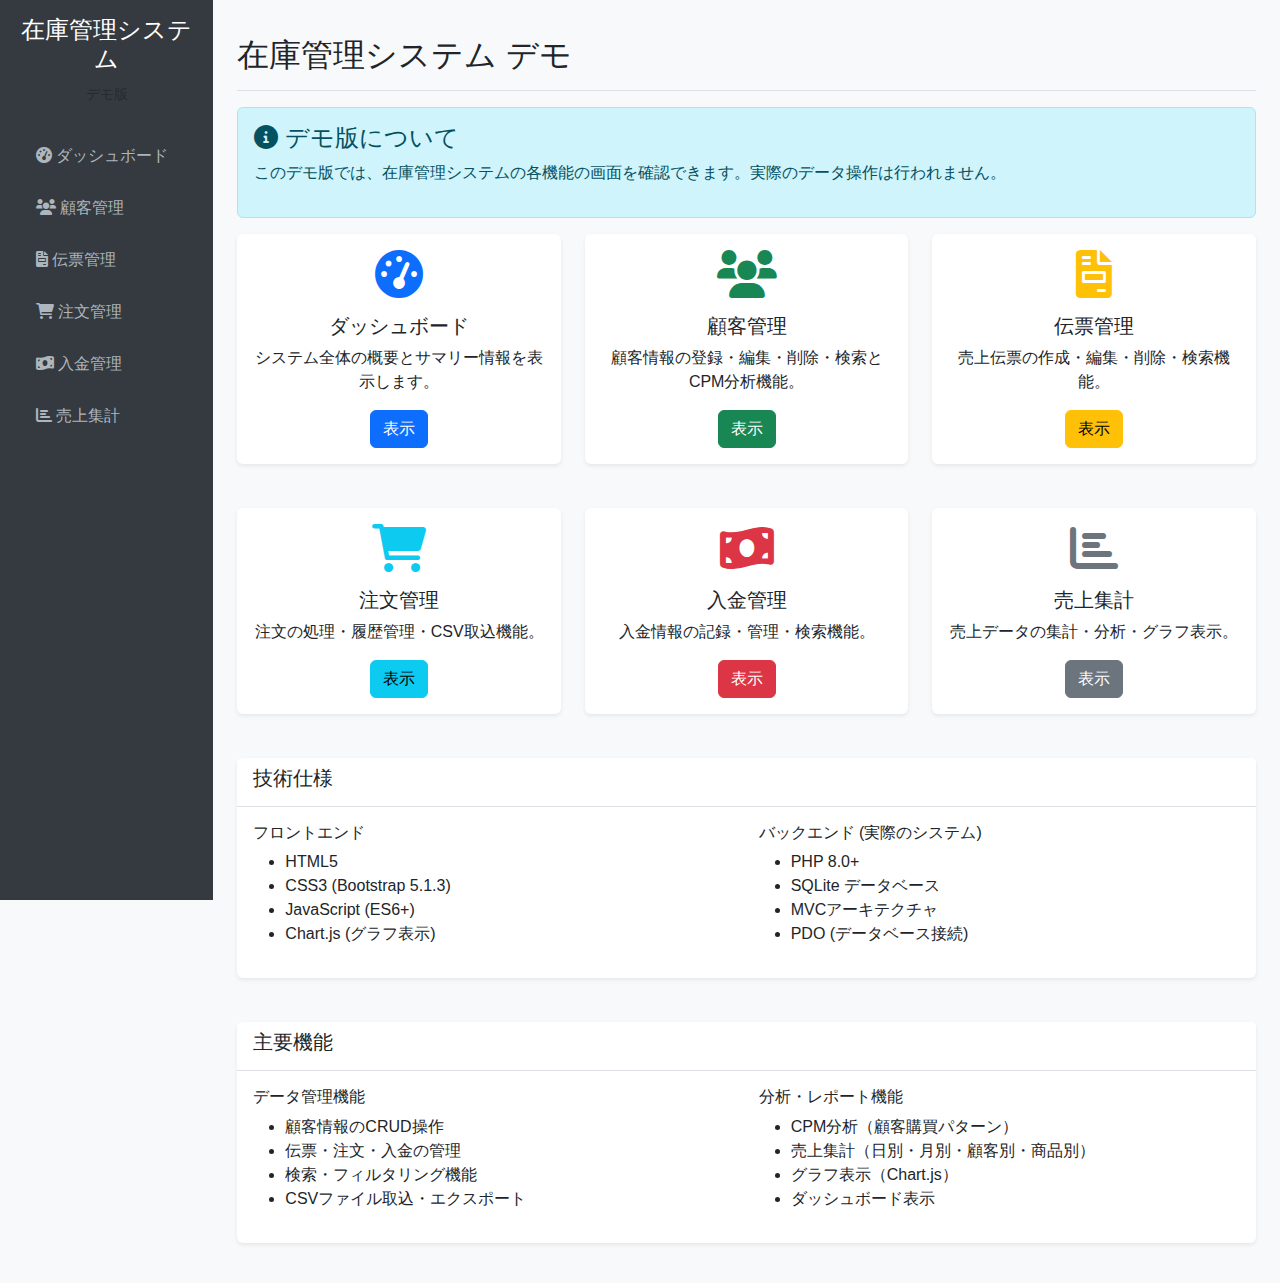
<file: demo/index.html>
<!DOCTYPE html>
<html lang="ja">
<head>
    <meta charset="UTF-8">
    <meta name="viewport" content="width=device-width, initial-scale=1.0">
    <title>在庫管理システム - デモ</title>
    <link href="https://cdn.jsdelivr.net/npm/bootstrap@5.1.3/dist/css/bootstrap.min.css" rel="stylesheet">
    <link href="https://cdnjs.cloudflare.com/ajax/libs/font-awesome/6.0.0/css/all.min.css" rel="stylesheet">
    <link href="style.css" rel="stylesheet">
</head>
<body>
    <div class="container-fluid">
        <div class="row">
            <!-- サイドバー -->
            <nav class="col-md-3 col-lg-2 d-md-block sidebar">
                <div class="position-sticky pt-3">
                    <div class="text-center mb-4">
                        <h4 class="text-white">在庫管理システム</h4>
                        <small class="text-muted">デモ版</small>
                    </div>
                    <ul class="nav flex-column">
                        <li class="nav-item">
                            <a class="nav-link active" href="dashboard.html">
                                <i class="fas fa-tachometer-alt"></i> ダッシュボード
                            </a>
                        </li>
                        <li class="nav-item">
                            <a class="nav-link" href="customers.html">
                                <i class="fas fa-users"></i> 顧客管理
                            </a>
                        </li>
                        <li class="nav-item">
                            <a class="nav-link" href="invoices.html">
                                <i class="fas fa-file-invoice"></i> 伝票管理
                            </a>
                        </li>
                        <li class="nav-item">
                            <a class="nav-link" href="orders.html">
                                <i class="fas fa-shopping-cart"></i> 注文管理
                            </a>
                        </li>
                        <li class="nav-item">
                            <a class="nav-link" href="payments.html">
                                <i class="fas fa-money-bill-wave"></i> 入金管理
                            </a>
                        </li>
                        <li class="nav-item">
                            <a class="nav-link" href="sales.html">
                                <i class="fas fa-chart-bar"></i> 売上集計
                            </a>
                        </li>
                    </ul>
                </div>
            </nav>

            <!-- メインコンテンツ -->
            <main class="col-md-9 ms-sm-auto col-lg-10 px-md-4 main-content">
                <div class="d-flex justify-content-between flex-wrap flex-md-nowrap align-items-center pt-3 pb-2 mb-3 border-bottom">
                    <h1 class="h2">在庫管理システム デモ</h1>
                </div>

                <!-- ウェルカムメッセージ -->
                <div class="alert alert-info">
                    <h4 class="alert-heading">
                        <i class="fas fa-info-circle"></i> デモ版について
                    </h4>
                    <p>このデモ版では、在庫管理システムの各機能の画面を確認できます。実際のデータ操作は行われません。</p>
                </div>

                <!-- 機能一覧 -->
                <div class="row">
                    <div class="col-md-4">
                        <div class="card">
                            <div class="card-body text-center">
                                <i class="fas fa-tachometer-alt fa-3x text-primary mb-3"></i>
                                <h5 class="card-title">ダッシュボード</h5>
                                <p class="card-text">システム全体の概要とサマリー情報を表示します。</p>
                                <a href="dashboard.html" class="btn btn-primary">表示</a>
                            </div>
                        </div>
                    </div>
                    <div class="col-md-4">
                        <div class="card">
                            <div class="card-body text-center">
                                <i class="fas fa-users fa-3x text-success mb-3"></i>
                                <h5 class="card-title">顧客管理</h5>
                                <p class="card-text">顧客情報の登録・編集・削除・検索とCPM分析機能。</p>
                                <a href="customers.html" class="btn btn-success">表示</a>
                            </div>
                        </div>
                    </div>
                    <div class="col-md-4">
                        <div class="card">
                            <div class="card-body text-center">
                                <i class="fas fa-file-invoice fa-3x text-warning mb-3"></i>
                                <h5 class="card-title">伝票管理</h5>
                                <p class="card-text">売上伝票の作成・編集・削除・検索機能。</p>
                                <a href="invoices.html" class="btn btn-warning">表示</a>
                            </div>
                        </div>
                    </div>
                </div>

                <div class="row mt-4">
                    <div class="col-md-4">
                        <div class="card">
                            <div class="card-body text-center">
                                <i class="fas fa-shopping-cart fa-3x text-info mb-3"></i>
                                <h5 class="card-title">注文管理</h5>
                                <p class="card-text">注文の処理・履歴管理・CSV取込機能。</p>
                                <a href="orders.html" class="btn btn-info">表示</a>
                            </div>
                        </div>
                    </div>
                    <div class="col-md-4">
                        <div class="card">
                            <div class="card-body text-center">
                                <i class="fas fa-money-bill-wave fa-3x text-danger mb-3"></i>
                                <h5 class="card-title">入金管理</h5>
                                <p class="card-text">入金情報の記録・管理・検索機能。</p>
                                <a href="payments.html" class="btn btn-danger">表示</a>
                            </div>
                        </div>
                    </div>
                    <div class="col-md-4">
                        <div class="card">
                            <div class="card-body text-center">
                                <i class="fas fa-chart-bar fa-3x text-secondary mb-3"></i>
                                <h5 class="card-title">売上集計</h5>
                                <p class="card-text">売上データの集計・分析・グラフ表示。</p>
                                <a href="sales.html" class="btn btn-secondary">表示</a>
                            </div>
                        </div>
                    </div>
                </div>

                <!-- 技術仕様 -->
                <div class="row mt-4">
                    <div class="col-12">
                        <div class="card">
                            <div class="card-header">
                                <h5>技術仕様</h5>
                            </div>
                            <div class="card-body">
                                <div class="row">
                                    <div class="col-md-6">
                                        <h6>フロントエンド</h6>
                                        <ul>
                                            <li>HTML5</li>
                                            <li>CSS3 (Bootstrap 5.1.3)</li>
                                            <li>JavaScript (ES6+)</li>
                                            <li>Chart.js (グラフ表示)</li>
                                        </ul>
                                    </div>
                                    <div class="col-md-6">
                                        <h6>バックエンド (実際のシステム)</h6>
                                        <ul>
                                            <li>PHP 8.0+</li>
                                            <li>SQLite データベース</li>
                                            <li>MVCアーキテクチャ</li>
                                            <li>PDO (データベース接続)</li>
                                        </ul>
                                    </div>
                                </div>
                            </div>
                        </div>
                    </div>
                </div>

                <!-- 機能説明 -->
                <div class="row mt-4">
                    <div class="col-12">
                        <div class="card">
                            <div class="card-header">
                                <h5>主要機能</h5>
                            </div>
                            <div class="card-body">
                                <div class="row">
                                    <div class="col-md-6">
                                        <h6>データ管理機能</h6>
                                        <ul>
                                            <li>顧客情報のCRUD操作</li>
                                            <li>伝票・注文・入金の管理</li>
                                            <li>検索・フィルタリング機能</li>
                                            <li>CSVファイル取込・エクスポート</li>
                                        </ul>
                                    </div>
                                    <div class="col-md-6">
                                        <h6>分析・レポート機能</h6>
                                        <ul>
                                            <li>CPM分析（顧客購買パターン）</li>
                                            <li>売上集計（日別・月別・顧客別・商品別）</li>
                                            <li>グラフ表示（Chart.js）</li>
                                            <li>ダッシュボード表示</li>
                                        </ul>
                                    </div>
                                </div>
                            </div>
                        </div>
                    </div>
                </div>
            </main>
        </div>
    </div>

    <script src="https://cdn.jsdelivr.net/npm/bootstrap@5.1.3/dist/js/bootstrap.bundle.min.js"></script>
    <script src="script.js"></script>
</body>
</html>
</file>
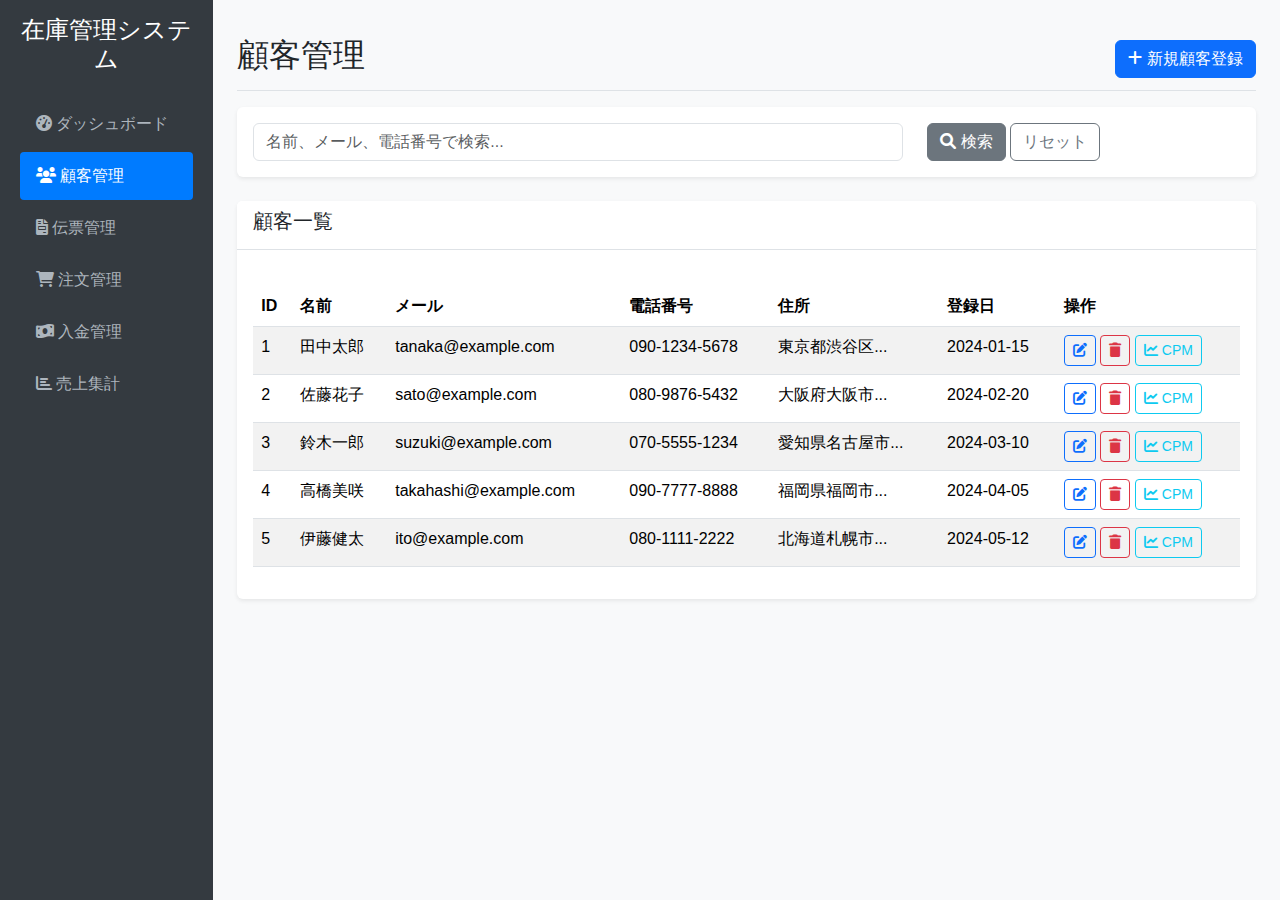
<file: demo/customers.html>
<!DOCTYPE html>
<html lang="ja">
<head>
    <meta charset="UTF-8">
    <meta name="viewport" content="width=device-width, initial-scale=1.0">
    <title>顧客管理 - 在庫管理システム</title>
    <link href="https://cdn.jsdelivr.net/npm/bootstrap@5.1.3/dist/css/bootstrap.min.css" rel="stylesheet">
    <link href="https://cdnjs.cloudflare.com/ajax/libs/font-awesome/6.0.0/css/all.min.css" rel="stylesheet">
    <link href="style.css" rel="stylesheet">
</head>
<body>
    <div class="container-fluid">
        <div class="row">
            <!-- サイドバー -->
            <nav class="col-md-3 col-lg-2 d-md-block sidebar">
                <div class="position-sticky pt-3">
                    <div class="text-center mb-4">
                        <h4 class="text-white">在庫管理システム</h4>
                    </div>
                    <ul class="nav flex-column">
                        <li class="nav-item">
                            <a class="nav-link" href="dashboard.html">
                                <i class="fas fa-tachometer-alt"></i> ダッシュボード
                            </a>
                        </li>
                        <li class="nav-item">
                            <a class="nav-link active" href="customers.html">
                                <i class="fas fa-users"></i> 顧客管理
                            </a>
                        </li>
                        <li class="nav-item">
                            <a class="nav-link" href="invoices.html">
                                <i class="fas fa-file-invoice"></i> 伝票管理
                            </a>
                        </li>
                        <li class="nav-item">
                            <a class="nav-link" href="orders.html">
                                <i class="fas fa-shopping-cart"></i> 注文管理
                            </a>
                        </li>
                        <li class="nav-item">
                            <a class="nav-link" href="payments.html">
                                <i class="fas fa-money-bill-wave"></i> 入金管理
                            </a>
                        </li>
                        <li class="nav-item">
                            <a class="nav-link" href="sales.html">
                                <i class="fas fa-chart-bar"></i> 売上集計
                            </a>
                        </li>
                    </ul>
                </div>
            </nav>

            <!-- メインコンテンツ -->
            <main class="col-md-9 ms-sm-auto col-lg-10 px-md-4 main-content">
                <div class="d-flex justify-content-between flex-wrap flex-md-nowrap align-items-center pt-3 pb-2 mb-3 border-bottom">
                    <h1 class="h2">顧客管理</h1>
                    <div class="btn-toolbar mb-2 mb-md-0">
                        <button type="button" class="btn btn-primary" data-bs-toggle="modal" data-bs-target="#addCustomerModal">
                            <i class="fas fa-plus"></i> 新規顧客登録
                        </button>
                    </div>
                </div>

                <!-- 検索フォーム -->
                <div class="card mb-4">
                    <div class="card-body">
                        <form method="GET" action="">
                            <div class="row">
                                <div class="col-md-8">
                                    <input type="text" class="form-control" name="keyword" placeholder="名前、メール、電話番号で検索..." value="">
                                </div>
                                <div class="col-md-4">
                                    <button type="submit" class="btn btn-secondary">
                                        <i class="fas fa-search"></i> 検索
                                    </button>
                                    <a href="customers.html" class="btn btn-outline-secondary">リセット</a>
                                </div>
                            </div>
                        </form>
                    </div>
                </div>

                <!-- 顧客一覧 -->
                <div class="card">
                    <div class="card-header">
                        <h5>顧客一覧</h5>
                    </div>
                    <div class="card-body">
                        <div class="table-responsive">
                            <table class="table table-striped">
                                <thead>
                                    <tr>
                                        <th>ID</th>
                                        <th>名前</th>
                                        <th>メール</th>
                                        <th>電話番号</th>
                                        <th>住所</th>
                                        <th>登録日</th>
                                        <th>操作</th>
                                    </tr>
                                </thead>
                                <tbody>
                                    <tr>
                                        <td>1</td>
                                        <td>田中太郎</td>
                                        <td>tanaka@example.com</td>
                                        <td>090-1234-5678</td>
                                        <td>東京都渋谷区...</td>
                                        <td>2024-01-15</td>
                                        <td>
                                            <button class="btn btn-sm btn-outline-primary" onclick="editItem(1, '顧客')">
                                                <i class="fas fa-edit"></i>
                                            </button>
                                            <button class="btn btn-sm btn-outline-danger" onclick="deleteItem(1, '顧客')">
                                                <i class="fas fa-trash"></i>
                                            </button>
                                            <button class="btn btn-sm btn-outline-info" onclick="analyzeCPM(1)">
                                                <i class="fas fa-chart-line"></i> CPM
                                            </button>
                                        </td>
                                    </tr>
                                    <tr>
                                        <td>2</td>
                                        <td>佐藤花子</td>
                                        <td>sato@example.com</td>
                                        <td>080-9876-5432</td>
                                        <td>大阪府大阪市...</td>
                                        <td>2024-02-20</td>
                                        <td>
                                            <button class="btn btn-sm btn-outline-primary" onclick="editItem(2, '顧客')">
                                                <i class="fas fa-edit"></i>
                                            </button>
                                            <button class="btn btn-sm btn-outline-danger" onclick="deleteItem(2, '顧客')">
                                                <i class="fas fa-trash"></i>
                                            </button>
                                            <button class="btn btn-sm btn-outline-info" onclick="analyzeCPM(2)">
                                                <i class="fas fa-chart-line"></i> CPM
                                            </button>
                                        </td>
                                    </tr>
                                    <tr>
                                        <td>3</td>
                                        <td>鈴木一郎</td>
                                        <td>suzuki@example.com</td>
                                        <td>070-5555-1234</td>
                                        <td>愛知県名古屋市...</td>
                                        <td>2024-03-10</td>
                                        <td>
                                            <button class="btn btn-sm btn-outline-primary" onclick="editItem(3, '顧客')">
                                                <i class="fas fa-edit"></i>
                                            </button>
                                            <button class="btn btn-sm btn-outline-danger" onclick="deleteItem(3, '顧客')">
                                                <i class="fas fa-trash"></i>
                                            </button>
                                            <button class="btn btn-sm btn-outline-info" onclick="analyzeCPM(3)">
                                                <i class="fas fa-chart-line"></i> CPM
                                            </button>
                                        </td>
                                    </tr>
                                    <tr>
                                        <td>4</td>
                                        <td>高橋美咲</td>
                                        <td>takahashi@example.com</td>
                                        <td>090-7777-8888</td>
                                        <td>福岡県福岡市...</td>
                                        <td>2024-04-05</td>
                                        <td>
                                            <button class="btn btn-sm btn-outline-primary" onclick="editItem(4, '顧客')">
                                                <i class="fas fa-edit"></i>
                                            </button>
                                            <button class="btn btn-sm btn-outline-danger" onclick="deleteItem(4, '顧客')">
                                                <i class="fas fa-trash"></i>
                                            </button>
                                            <button class="btn btn-sm btn-outline-info" onclick="analyzeCPM(4)">
                                                <i class="fas fa-chart-line"></i> CPM
                                            </button>
                                        </td>
                                    </tr>
                                    <tr>
                                        <td>5</td>
                                        <td>伊藤健太</td>
                                        <td>ito@example.com</td>
                                        <td>080-1111-2222</td>
                                        <td>北海道札幌市...</td>
                                        <td>2024-05-12</td>
                                        <td>
                                            <button class="btn btn-sm btn-outline-primary" onclick="editItem(5, '顧客')">
                                                <i class="fas fa-edit"></i>
                                            </button>
                                            <button class="btn btn-sm btn-outline-danger" onclick="deleteItem(5, '顧客')">
                                                <i class="fas fa-trash"></i>
                                            </button>
                                            <button class="btn btn-sm btn-outline-info" onclick="analyzeCPM(5)">
                                                <i class="fas fa-chart-line"></i> CPM
                                            </button>
                                        </td>
                                    </tr>
                                </tbody>
                            </table>
                        </div>
                    </div>
                </div>

                <!-- 新規顧客登録モーダル -->
                <div class="modal fade" id="addCustomerModal" tabindex="-1">
                    <div class="modal-dialog">
                        <div class="modal-content">
                            <div class="modal-header">
                                <h5 class="modal-title">新規顧客登録</h5>
                                <button type="button" class="btn-close" data-bs-dismiss="modal"></button>
                            </div>
                            <form id="addCustomerForm">
                                <div class="modal-body">
                                    <div class="mb-3">
                                        <label for="name" class="form-label">名前 *</label>
                                        <input type="text" class="form-control" id="name" name="name" required>
                                    </div>
                                    <div class="mb-3">
                                        <label for="email" class="form-label">メールアドレス</label>
                                        <input type="email" class="form-control" id="email" name="email">
                                    </div>
                                    <div class="mb-3">
                                        <label for="phone" class="form-label">電話番号</label>
                                        <input type="tel" class="form-control" id="phone" name="phone">
                                    </div>
                                    <div class="mb-3">
                                        <label for="address" class="form-label">住所</label>
                                        <textarea class="form-control" id="address" name="address" rows="3"></textarea>
                                    </div>
                                </div>
                                <div class="modal-footer">
                                    <button type="button" class="btn btn-secondary" data-bs-dismiss="modal">キャンセル</button>
                                    <button type="submit" class="btn btn-primary">登録</button>
                                </div>
                            </form>
                        </div>
                    </div>
                </div>

                <!-- 顧客編集モーダル -->
                <div class="modal fade" id="editCustomerModal" tabindex="-1">
                    <div class="modal-dialog">
                        <div class="modal-content">
                            <div class="modal-header">
                                <h5 class="modal-title">顧客情報編集</h5>
                                <button type="button" class="btn-close" data-bs-dismiss="modal"></button>
                            </div>
                            <form id="editCustomerForm">
                                <input type="hidden" id="edit_id" name="id">
                                <div class="modal-body">
                                    <div class="mb-3">
                                        <label for="edit_name" class="form-label">名前 *</label>
                                        <input type="text" class="form-control" id="edit_name" name="name" required>
                                    </div>
                                    <div class="mb-3">
                                        <label for="edit_email" class="form-label">メールアドレス</label>
                                        <input type="email" class="form-control" id="edit_email" name="email">
                                    </div>
                                    <div class="mb-3">
                                        <label for="edit_phone" class="form-label">電話番号</label>
                                        <input type="tel" class="form-control" id="edit_phone" name="phone">
                                    </div>
                                    <div class="mb-3">
                                        <label for="edit_address" class="form-label">住所</label>
                                        <textarea class="form-control" id="edit_address" name="address" rows="3"></textarea>
                                    </div>
                                </div>
                                <div class="modal-footer">
                                    <button type="button" class="btn btn-secondary" data-bs-dismiss="modal">キャンセル</button>
                                    <button type="submit" class="btn btn-primary">更新</button>
                                </div>
                            </form>
                        </div>
                    </div>
                </div>
            </main>
        </div>
    </div>

    <script src="https://cdn.jsdelivr.net/npm/bootstrap@5.1.3/dist/js/bootstrap.bundle.min.js"></script>
    <script src="script.js"></script>
    <script>
        function analyzeCPM(id) {
            showSuccessMessage(`顧客ID ${id} のCPM分析を開始しました。`);
        }
    </script>
</body>
</html>
</file>
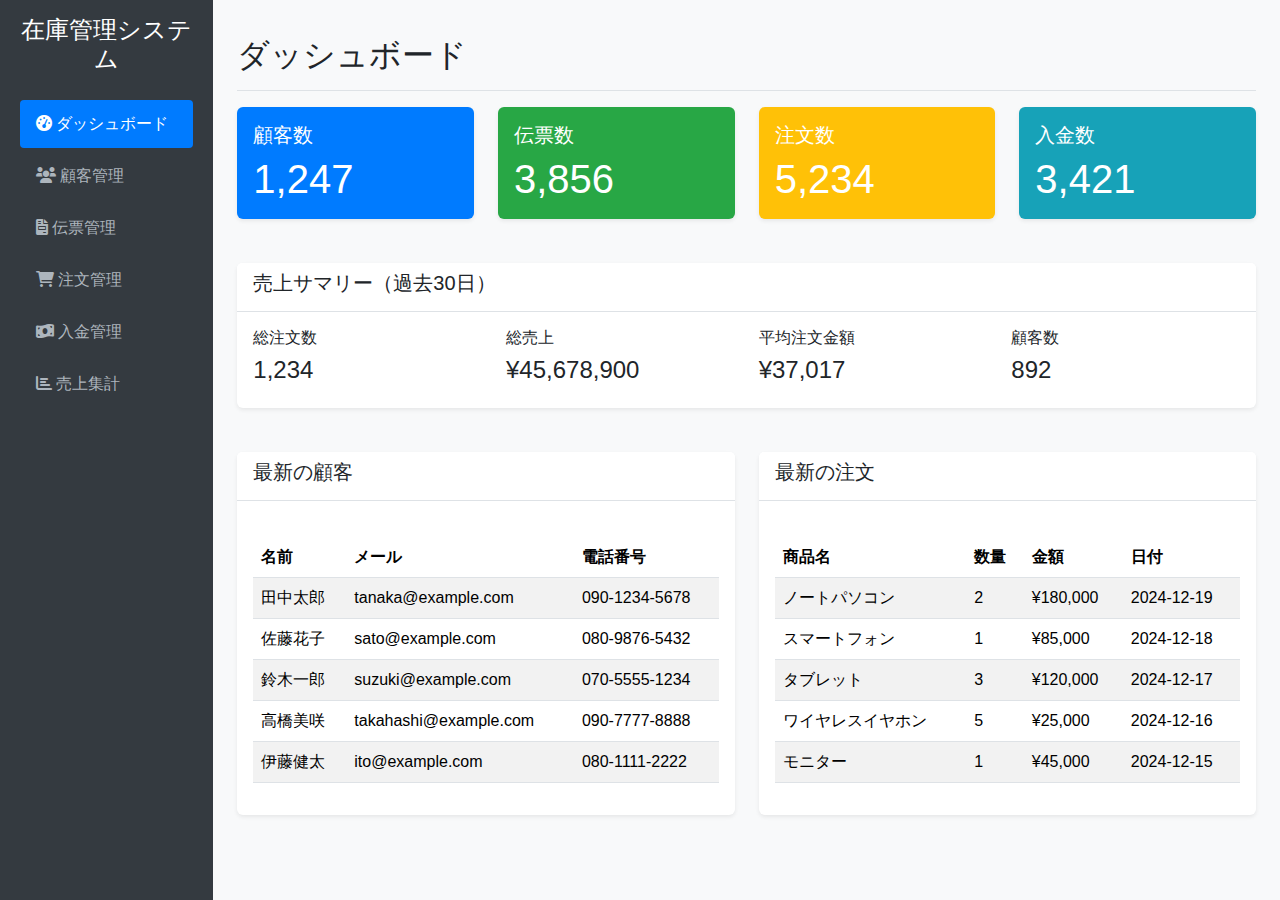
<file: demo/dashboard.html>
<!DOCTYPE html>
<html lang="ja">
<head>
    <meta charset="UTF-8">
    <meta name="viewport" content="width=device-width, initial-scale=1.0">
    <title>ダッシュボード - 在庫管理システム</title>
    <link href="https://cdn.jsdelivr.net/npm/bootstrap@5.1.3/dist/css/bootstrap.min.css" rel="stylesheet">
    <link href="https://cdnjs.cloudflare.com/ajax/libs/font-awesome/6.0.0/css/all.min.css" rel="stylesheet">
    <link href="style.css" rel="stylesheet">
</head>
<body>
    <div class="container-fluid">
        <div class="row">
            <!-- サイドバー -->
            <nav class="col-md-3 col-lg-2 d-md-block sidebar">
                <div class="position-sticky pt-3">
                    <div class="text-center mb-4">
                        <h4 class="text-white">在庫管理システム</h4>
                    </div>
                    <ul class="nav flex-column">
                        <li class="nav-item">
                            <a class="nav-link active" href="dashboard.html">
                                <i class="fas fa-tachometer-alt"></i> ダッシュボード
                            </a>
                        </li>
                        <li class="nav-item">
                            <a class="nav-link" href="customers.html">
                                <i class="fas fa-users"></i> 顧客管理
                            </a>
                        </li>
                        <li class="nav-item">
                            <a class="nav-link" href="invoices.html">
                                <i class="fas fa-file-invoice"></i> 伝票管理
                            </a>
                        </li>
                        <li class="nav-item">
                            <a class="nav-link" href="orders.html">
                                <i class="fas fa-shopping-cart"></i> 注文管理
                            </a>
                        </li>
                        <li class="nav-item">
                            <a class="nav-link" href="payments.html">
                                <i class="fas fa-money-bill-wave"></i> 入金管理
                            </a>
                        </li>
                        <li class="nav-item">
                            <a class="nav-link" href="sales.html">
                                <i class="fas fa-chart-bar"></i> 売上集計
                            </a>
                        </li>
                    </ul>
                </div>
            </nav>

            <!-- メインコンテンツ -->
            <main class="col-md-9 ms-sm-auto col-lg-10 px-md-4 main-content">
                <div class="d-flex justify-content-between flex-wrap flex-md-nowrap align-items-center pt-3 pb-2 mb-3 border-bottom">
                    <h1 class="h2">ダッシュボード</h1>
                </div>

                <!-- サマリーカード -->
                <div class="row">
                    <div class="col-md-3">
                        <div class="card text-white bg-custom-primary">
                            <div class="card-body">
                                <h5 class="card-title">顧客数</h5>
                                <p class="card-text display-6">1,247</p>
                            </div>
                        </div>
                    </div>
                    <div class="col-md-3">
                        <div class="card text-white bg-custom-success">
                            <div class="card-body">
                                <h5 class="card-title">伝票数</h5>
                                <p class="card-text display-6">3,856</p>
                            </div>
                        </div>
                    </div>
                    <div class="col-md-3">
                        <div class="card text-white bg-custom-warning">
                            <div class="card-body">
                                <h5 class="card-title">注文数</h5>
                                <p class="card-text display-6">5,234</p>
                            </div>
                        </div>
                    </div>
                    <div class="col-md-3">
                        <div class="card text-white bg-custom-info">
                            <div class="card-body">
                                <h5 class="card-title">入金数</h5>
                                <p class="card-text display-6">3,421</p>
                            </div>
                        </div>
                    </div>
                </div>

                <!-- 売上サマリー -->
                <div class="row mt-4">
                    <div class="col-12">
                        <div class="card">
                            <div class="card-header">
                                <h5>売上サマリー（過去30日）</h5>
                            </div>
                            <div class="card-body">
                                <div class="row">
                                    <div class="col-md-3">
                                        <h6>総注文数</h6>
                                        <p class="h4">1,234</p>
                                    </div>
                                    <div class="col-md-3">
                                        <h6>総売上</h6>
                                        <p class="h4">¥45,678,900</p>
                                    </div>
                                    <div class="col-md-3">
                                        <h6>平均注文金額</h6>
                                        <p class="h4">¥37,017</p>
                                    </div>
                                    <div class="col-md-3">
                                        <h6>顧客数</h6>
                                        <p class="h4">892</p>
                                    </div>
                                </div>
                            </div>
                        </div>
                    </div>
                </div>

                <!-- 最新データ -->
                <div class="row mt-4">
                    <div class="col-md-6">
                        <div class="card">
                            <div class="card-header">
                                <h5>最新の顧客</h5>
                            </div>
                            <div class="card-body">
                                <div class="table-responsive">
                                    <table class="table table-striped">
                                        <thead>
                                            <tr>
                                                <th>名前</th>
                                                <th>メール</th>
                                                <th>電話番号</th>
                                            </tr>
                                        </thead>
                                        <tbody>
                                            <tr>
                                                <td>田中太郎</td>
                                                <td>tanaka@example.com</td>
                                                <td>090-1234-5678</td>
                                            </tr>
                                            <tr>
                                                <td>佐藤花子</td>
                                                <td>sato@example.com</td>
                                                <td>080-9876-5432</td>
                                            </tr>
                                            <tr>
                                                <td>鈴木一郎</td>
                                                <td>suzuki@example.com</td>
                                                <td>070-5555-1234</td>
                                            </tr>
                                            <tr>
                                                <td>高橋美咲</td>
                                                <td>takahashi@example.com</td>
                                                <td>090-7777-8888</td>
                                            </tr>
                                            <tr>
                                                <td>伊藤健太</td>
                                                <td>ito@example.com</td>
                                                <td>080-1111-2222</td>
                                            </tr>
                                        </tbody>
                                    </table>
                                </div>
                            </div>
                        </div>
                    </div>
                    
                    <div class="col-md-6">
                        <div class="card">
                            <div class="card-header">
                                <h5>最新の注文</h5>
                            </div>
                            <div class="card-body">
                                <div class="table-responsive">
                                    <table class="table table-striped">
                                        <thead>
                                            <tr>
                                                <th>商品名</th>
                                                <th>数量</th>
                                                <th>金額</th>
                                                <th>日付</th>
                                            </tr>
                                        </thead>
                                        <tbody>
                                            <tr>
                                                <td>ノートパソコン</td>
                                                <td>2</td>
                                                <td>¥180,000</td>
                                                <td>2024-12-19</td>
                                            </tr>
                                            <tr>
                                                <td>スマートフォン</td>
                                                <td>1</td>
                                                <td>¥85,000</td>
                                                <td>2024-12-18</td>
                                            </tr>
                                            <tr>
                                                <td>タブレット</td>
                                                <td>3</td>
                                                <td>¥120,000</td>
                                                <td>2024-12-17</td>
                                            </tr>
                                            <tr>
                                                <td>ワイヤレスイヤホン</td>
                                                <td>5</td>
                                                <td>¥25,000</td>
                                                <td>2024-12-16</td>
                                            </tr>
                                            <tr>
                                                <td>モニター</td>
                                                <td>1</td>
                                                <td>¥45,000</td>
                                                <td>2024-12-15</td>
                                            </tr>
                                        </tbody>
                                    </table>
                                </div>
                            </div>
                        </div>
                    </div>
                </div>
            </main>
        </div>
    </div>

    <script src="https://cdn.jsdelivr.net/npm/bootstrap@5.1.3/dist/js/bootstrap.bundle.min.js"></script>
    <script src="script.js"></script>
</body>
</html>
</file>
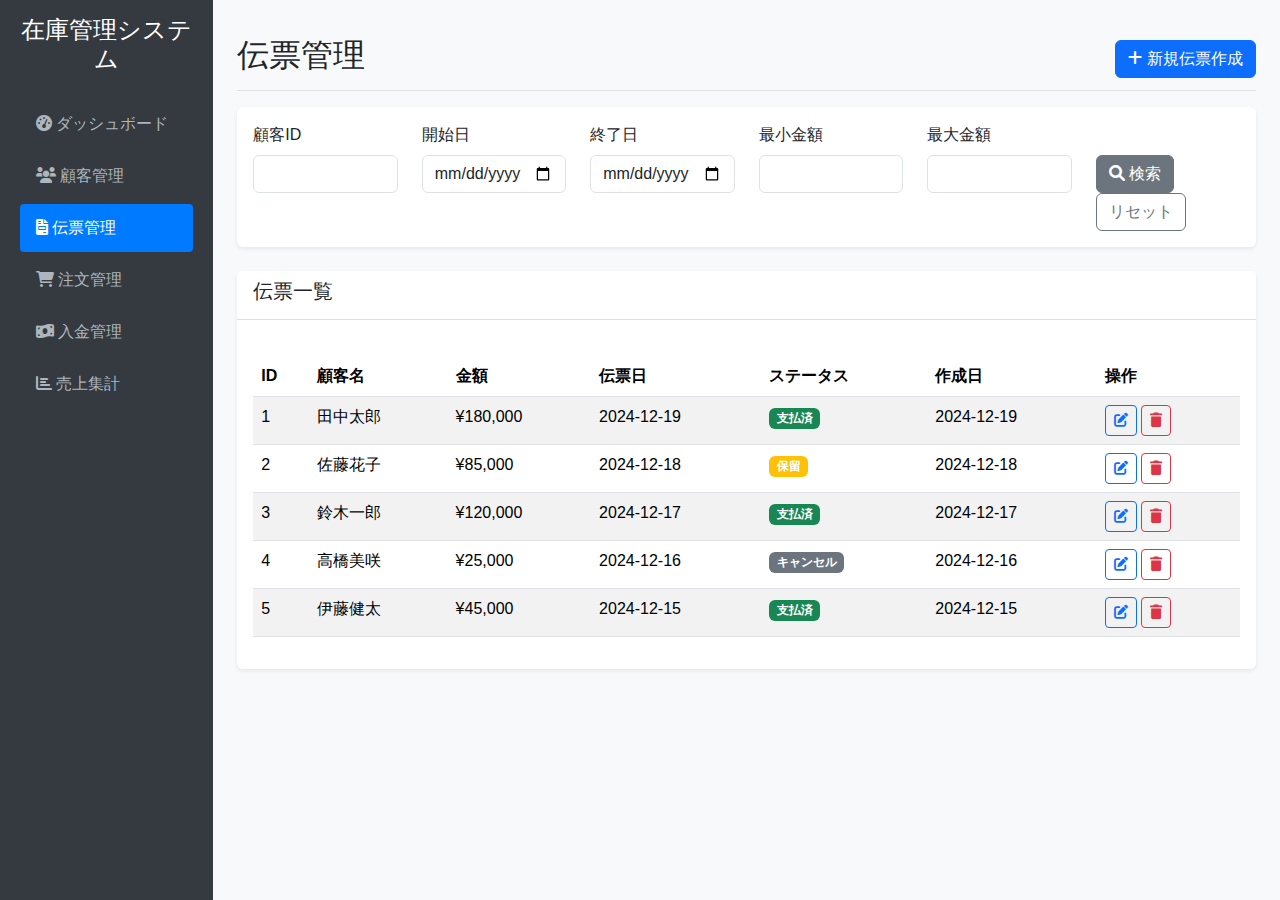
<file: demo/invoices.html>
<!DOCTYPE html>
<html lang="ja">
<head>
    <meta charset="UTF-8">
    <meta name="viewport" content="width=device-width, initial-scale=1.0">
    <title>伝票管理 - 在庫管理システム</title>
    <link href="https://cdn.jsdelivr.net/npm/bootstrap@5.1.3/dist/css/bootstrap.min.css" rel="stylesheet">
    <link href="https://cdnjs.cloudflare.com/ajax/libs/font-awesome/6.0.0/css/all.min.css" rel="stylesheet">
    <link href="style.css" rel="stylesheet">
</head>
<body>
    <div class="container-fluid">
        <div class="row">
            <!-- サイドバー -->
            <nav class="col-md-3 col-lg-2 d-md-block sidebar">
                <div class="position-sticky pt-3">
                    <div class="text-center mb-4">
                        <h4 class="text-white">在庫管理システム</h4>
                    </div>
                    <ul class="nav flex-column">
                        <li class="nav-item">
                            <a class="nav-link" href="dashboard.html">
                                <i class="fas fa-tachometer-alt"></i> ダッシュボード
                            </a>
                        </li>
                        <li class="nav-item">
                            <a class="nav-link" href="customers.html">
                                <i class="fas fa-users"></i> 顧客管理
                            </a>
                        </li>
                        <li class="nav-item">
                            <a class="nav-link active" href="invoices.html">
                                <i class="fas fa-file-invoice"></i> 伝票管理
                            </a>
                        </li>
                        <li class="nav-item">
                            <a class="nav-link" href="orders.html">
                                <i class="fas fa-shopping-cart"></i> 注文管理
                            </a>
                        </li>
                        <li class="nav-item">
                            <a class="nav-link" href="payments.html">
                                <i class="fas fa-money-bill-wave"></i> 入金管理
                            </a>
                        </li>
                        <li class="nav-item">
                            <a class="nav-link" href="sales.html">
                                <i class="fas fa-chart-bar"></i> 売上集計
                            </a>
                        </li>
                    </ul>
                </div>
            </nav>

            <!-- メインコンテンツ -->
            <main class="col-md-9 ms-sm-auto col-lg-10 px-md-4 main-content">
                <div class="d-flex justify-content-between flex-wrap flex-md-nowrap align-items-center pt-3 pb-2 mb-3 border-bottom">
                    <h1 class="h2">伝票管理</h1>
                    <div class="btn-toolbar mb-2 mb-md-0">
                        <button type="button" class="btn btn-primary" data-bs-toggle="modal" data-bs-target="#addInvoiceModal">
                            <i class="fas fa-plus"></i> 新規伝票作成
                        </button>
                    </div>
                </div>

                <!-- 検索フォーム -->
                <div class="card mb-4">
                    <div class="card-body">
                        <form method="GET" action="">
                            <div class="row">
                                <div class="col-md-2">
                                    <label class="form-label">顧客ID</label>
                                    <input type="number" class="form-control" name="customer_id" value="">
                                </div>
                                <div class="col-md-2">
                                    <label class="form-label">開始日</label>
                                    <input type="date" class="form-control" name="start_date" value="">
                                </div>
                                <div class="col-md-2">
                                    <label class="form-label">終了日</label>
                                    <input type="date" class="form-control" name="end_date" value="">
                                </div>
                                <div class="col-md-2">
                                    <label class="form-label">最小金額</label>
                                    <input type="number" class="form-control" name="min_amount" value="">
                                </div>
                                <div class="col-md-2">
                                    <label class="form-label">最大金額</label>
                                    <input type="number" class="form-control" name="max_amount" value="">
                                </div>
                                <div class="col-md-2">
                                    <label class="form-label">&nbsp;</label>
                                    <div>
                                        <button type="submit" class="btn btn-secondary">
                                            <i class="fas fa-search"></i> 検索
                                        </button>
                                        <a href="invoices.html" class="btn btn-outline-secondary">リセット</a>
                                    </div>
                                </div>
                            </div>
                        </form>
                    </div>
                </div>

                <!-- 伝票一覧 -->
                <div class="card">
                    <div class="card-header">
                        <h5>伝票一覧</h5>
                    </div>
                    <div class="card-body">
                        <div class="table-responsive">
                            <table class="table table-striped">
                                <thead>
                                    <tr>
                                        <th>ID</th>
                                        <th>顧客名</th>
                                        <th>金額</th>
                                        <th>伝票日</th>
                                        <th>ステータス</th>
                                        <th>作成日</th>
                                        <th>操作</th>
                                    </tr>
                                </thead>
                                <tbody>
                                    <tr>
                                        <td>1</td>
                                        <td>田中太郎</td>
                                        <td>¥180,000</td>
                                        <td>2024-12-19</td>
                                        <td>
                                            <span class="badge bg-success">支払済</span>
                                        </td>
                                        <td>2024-12-19</td>
                                        <td>
                                            <button class="btn btn-sm btn-outline-primary" onclick="editItem(1, '伝票')">
                                                <i class="fas fa-edit"></i>
                                            </button>
                                            <button class="btn btn-sm btn-outline-danger" onclick="deleteItem(1, '伝票')">
                                                <i class="fas fa-trash"></i>
                                            </button>
                                        </td>
                                    </tr>
                                    <tr>
                                        <td>2</td>
                                        <td>佐藤花子</td>
                                        <td>¥85,000</td>
                                        <td>2024-12-18</td>
                                        <td>
                                            <span class="badge bg-warning">保留</span>
                                        </td>
                                        <td>2024-12-18</td>
                                        <td>
                                            <button class="btn btn-sm btn-outline-primary" onclick="editItem(2, '伝票')">
                                                <i class="fas fa-edit"></i>
                                            </button>
                                            <button class="btn btn-sm btn-outline-danger" onclick="deleteItem(2, '伝票')">
                                                <i class="fas fa-trash"></i>
                                            </button>
                                        </td>
                                    </tr>
                                    <tr>
                                        <td>3</td>
                                        <td>鈴木一郎</td>
                                        <td>¥120,000</td>
                                        <td>2024-12-17</td>
                                        <td>
                                            <span class="badge bg-success">支払済</span>
                                        </td>
                                        <td>2024-12-17</td>
                                        <td>
                                            <button class="btn btn-sm btn-outline-primary" onclick="editItem(3, '伝票')">
                                                <i class="fas fa-edit"></i>
                                            </button>
                                            <button class="btn btn-sm btn-outline-danger" onclick="deleteItem(3, '伝票')">
                                                <i class="fas fa-trash"></i>
                                            </button>
                                        </td>
                                    </tr>
                                    <tr>
                                        <td>4</td>
                                        <td>高橋美咲</td>
                                        <td>¥25,000</td>
                                        <td>2024-12-16</td>
                                        <td>
                                            <span class="badge bg-secondary">キャンセル</span>
                                        </td>
                                        <td>2024-12-16</td>
                                        <td>
                                            <button class="btn btn-sm btn-outline-primary" onclick="editItem(4, '伝票')">
                                                <i class="fas fa-edit"></i>
                                            </button>
                                            <button class="btn btn-sm btn-outline-danger" onclick="deleteItem(4, '伝票')">
                                                <i class="fas fa-trash"></i>
                                            </button>
                                        </td>
                                    </tr>
                                    <tr>
                                        <td>5</td>
                                        <td>伊藤健太</td>
                                        <td>¥45,000</td>
                                        <td>2024-12-15</td>
                                        <td>
                                            <span class="badge bg-success">支払済</span>
                                        </td>
                                        <td>2024-12-15</td>
                                        <td>
                                            <button class="btn btn-sm btn-outline-primary" onclick="editItem(5, '伝票')">
                                                <i class="fas fa-edit"></i>
                                            </button>
                                            <button class="btn btn-sm btn-outline-danger" onclick="deleteItem(5, '伝票')">
                                                <i class="fas fa-trash"></i>
                                            </button>
                                        </td>
                                    </tr>
                                </tbody>
                            </table>
                        </div>
                    </div>
                </div>

                <!-- 新規伝票作成モーダル -->
                <div class="modal fade" id="addInvoiceModal" tabindex="-1">
                    <div class="modal-dialog">
                        <div class="modal-content">
                            <div class="modal-header">
                                <h5 class="modal-title">新規伝票作成</h5>
                                <button type="button" class="btn-close" data-bs-dismiss="modal"></button>
                            </div>
                            <form id="addInvoiceForm">
                                <div class="modal-body">
                                    <div class="mb-3">
                                        <label for="customer_id" class="form-label">顧客ID *</label>
                                        <input type="number" class="form-control" id="customer_id" name="customer_id" required>
                                    </div>
                                    <div class="mb-3">
                                        <label for="amount" class="form-label">金額 *</label>
                                        <input type="number" step="0.01" class="form-control" id="amount" name="amount" required>
                                    </div>
                                    <div class="mb-3">
                                        <label for="invoice_date" class="form-label">伝票日 *</label>
                                        <input type="date" class="form-control" id="invoice_date" name="invoice_date" required>
                                    </div>
                                    <div class="mb-3">
                                        <label for="status" class="form-label">ステータス *</label>
                                        <select class="form-control" id="status" name="status" required>
                                            <option value="pending">保留</option>
                                            <option value="paid">支払済</option>
                                            <option value="cancelled">キャンセル</option>
                                        </select>
                                    </div>
                                </div>
                                <div class="modal-footer">
                                    <button type="button" class="btn btn-secondary" data-bs-dismiss="modal">キャンセル</button>
                                    <button type="submit" class="btn btn-primary">作成</button>
                                </div>
                            </form>
                        </div>
                    </div>
                </div>

                <!-- 伝票編集モーダル -->
                <div class="modal fade" id="editInvoiceModal" tabindex="-1">
                    <div class="modal-dialog">
                        <div class="modal-content">
                            <div class="modal-header">
                                <h5 class="modal-title">伝票編集</h5>
                                <button type="button" class="btn-close" data-bs-dismiss="modal"></button>
                            </div>
                            <form id="editInvoiceForm">
                                <input type="hidden" id="edit_id" name="id">
                                <div class="modal-body">
                                    <div class="mb-3">
                                        <label for="edit_customer_id" class="form-label">顧客ID *</label>
                                        <input type="number" class="form-control" id="edit_customer_id" name="customer_id" required>
                                    </div>
                                    <div class="mb-3">
                                        <label for="edit_amount" class="form-label">金額 *</label>
                                        <input type="number" step="0.01" class="form-control" id="edit_amount" name="amount" required>
                                    </div>
                                    <div class="mb-3">
                                        <label for="edit_invoice_date" class="form-label">伝票日 *</label>
                                        <input type="date" class="form-control" id="edit_invoice_date" name="invoice_date" required>
                                    </div>
                                    <div class="mb-3">
                                        <label for="edit_status" class="form-label">ステータス *</label>
                                        <select class="form-control" id="edit_status" name="status" required>
                                            <option value="pending">保留</option>
                                            <option value="paid">支払済</option>
                                            <option value="cancelled">キャンセル</option>
                                        </select>
                                    </div>
                                </div>
                                <div class="modal-footer">
                                    <button type="button" class="btn btn-secondary" data-bs-dismiss="modal">キャンセル</button>
                                    <button type="submit" class="btn btn-primary">更新</button>
                                </div>
                            </form>
                        </div>
                    </div>
                </div>
            </main>
        </div>
    </div>

    <script src="https://cdn.jsdelivr.net/npm/bootstrap@5.1.3/dist/js/bootstrap.bundle.min.js"></script>
    <script src="script.js"></script>
</body>
</html>
</file>
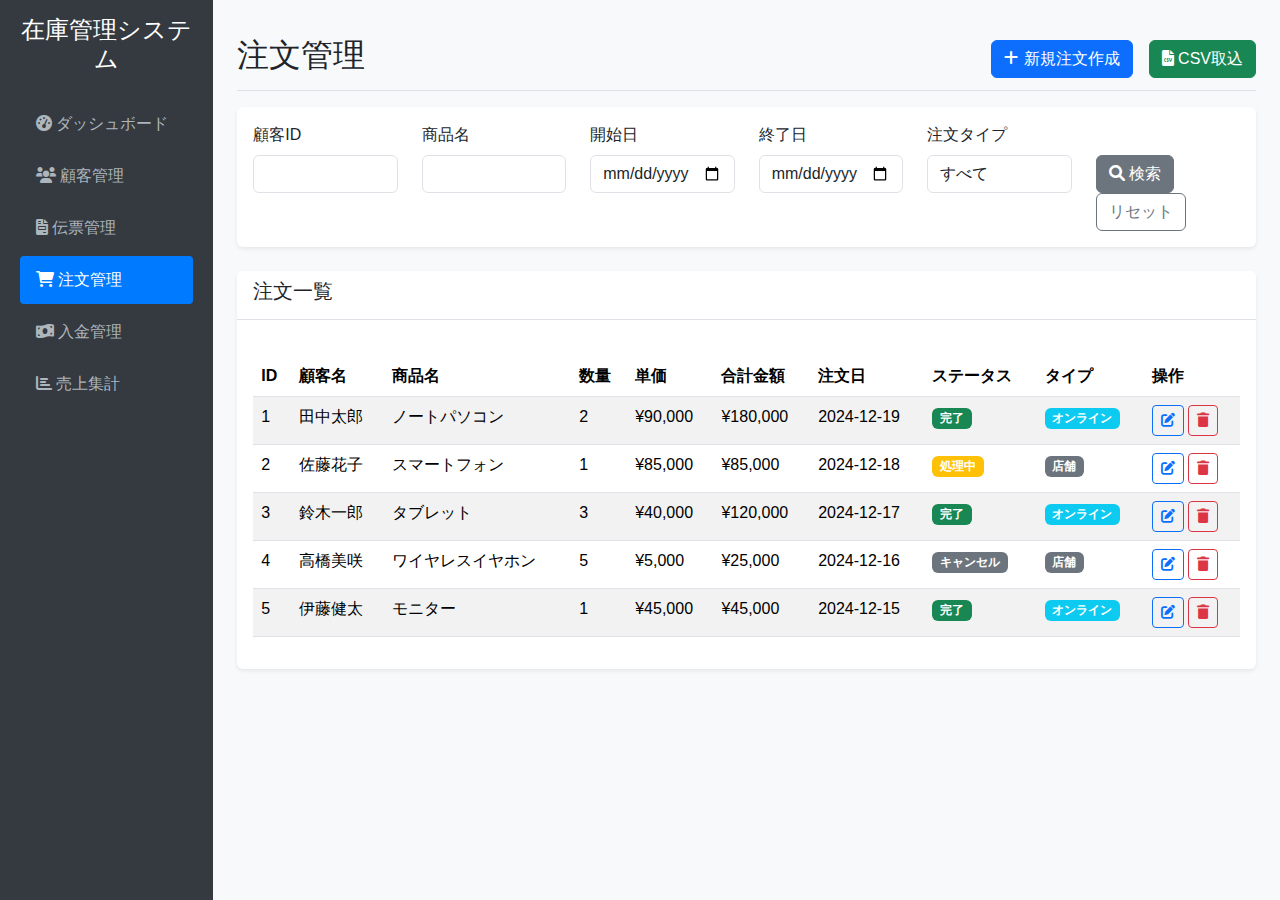
<file: demo/orders.html>
<!DOCTYPE html>
<html lang="ja">
<head>
    <meta charset="UTF-8">
    <meta name="viewport" content="width=device-width, initial-scale=1.0">
    <title>注文管理 - 在庫管理システム</title>
    <link href="https://cdn.jsdelivr.net/npm/bootstrap@5.1.3/dist/css/bootstrap.min.css" rel="stylesheet">
    <link href="https://cdnjs.cloudflare.com/ajax/libs/font-awesome/6.0.0/css/all.min.css" rel="stylesheet">
    <link href="style.css" rel="stylesheet">
</head>
<body>
    <div class="container-fluid">
        <div class="row">
            <!-- サイドバー -->
            <nav class="col-md-3 col-lg-2 d-md-block sidebar">
                <div class="position-sticky pt-3">
                    <div class="text-center mb-4">
                        <h4 class="text-white">在庫管理システム</h4>
                    </div>
                    <ul class="nav flex-column">
                        <li class="nav-item">
                            <a class="nav-link" href="dashboard.html">
                                <i class="fas fa-tachometer-alt"></i> ダッシュボード
                            </a>
                        </li>
                        <li class="nav-item">
                            <a class="nav-link" href="customers.html">
                                <i class="fas fa-users"></i> 顧客管理
                            </a>
                        </li>
                        <li class="nav-item">
                            <a class="nav-link" href="invoices.html">
                                <i class="fas fa-file-invoice"></i> 伝票管理
                            </a>
                        </li>
                        <li class="nav-item">
                            <a class="nav-link active" href="orders.html">
                                <i class="fas fa-shopping-cart"></i> 注文管理
                            </a>
                        </li>
                        <li class="nav-item">
                            <a class="nav-link" href="payments.html">
                                <i class="fas fa-money-bill-wave"></i> 入金管理
                            </a>
                        </li>
                        <li class="nav-item">
                            <a class="nav-link" href="sales.html">
                                <i class="fas fa-chart-bar"></i> 売上集計
                            </a>
                        </li>
                    </ul>
                </div>
            </nav>

            <!-- メインコンテンツ -->
            <main class="col-md-9 ms-sm-auto col-lg-10 px-md-4 main-content">
                <div class="d-flex justify-content-between flex-wrap flex-md-nowrap align-items-center pt-3 pb-2 mb-3 border-bottom">
                    <h1 class="h2">注文管理</h1>
                    <div class="btn-toolbar mb-2 mb-md-0">
                        <button type="button" class="btn btn-primary" data-bs-toggle="modal" data-bs-target="#addOrderModal">
                            <i class="fas fa-plus"></i> 新規注文作成
                        </button>
                        <button type="button" class="btn btn-success ms-2" data-bs-toggle="modal" data-bs-target="#importCSVModal">
                            <i class="fas fa-file-csv"></i> CSV取込
                        </button>
                    </div>
                </div>

                <!-- 検索フォーム -->
                <div class="card mb-4">
                    <div class="card-body">
                        <form method="GET" action="">
                            <div class="row">
                                <div class="col-md-2">
                                    <label class="form-label">顧客ID</label>
                                    <input type="number" class="form-control" name="customer_id" value="">
                                </div>
                                <div class="col-md-2">
                                    <label class="form-label">商品名</label>
                                    <input type="text" class="form-control" name="product_name" value="">
                                </div>
                                <div class="col-md-2">
                                    <label class="form-label">開始日</label>
                                    <input type="date" class="form-control" name="start_date" value="">
                                </div>
                                <div class="col-md-2">
                                    <label class="form-label">終了日</label>
                                    <input type="date" class="form-control" name="end_date" value="">
                                </div>
                                <div class="col-md-2">
                                    <label class="form-label">注文タイプ</label>
                                    <select class="form-control" name="is_online_order">
                                        <option value="">すべて</option>
                                        <option value="1">オンライン</option>
                                        <option value="0">店舗</option>
                                    </select>
                                </div>
                                <div class="col-md-2">
                                    <label class="form-label">&nbsp;</label>
                                    <div>
                                        <button type="submit" class="btn btn-secondary">
                                            <i class="fas fa-search"></i> 検索
                                        </button>
                                        <a href="orders.html" class="btn btn-outline-secondary">リセット</a>
                                    </div>
                                </div>
                            </div>
                        </form>
                    </div>
                </div>

                <!-- 注文一覧 -->
                <div class="card">
                    <div class="card-header">
                        <h5>注文一覧</h5>
                    </div>
                    <div class="card-body">
                        <div class="table-responsive">
                            <table class="table table-striped">
                                <thead>
                                    <tr>
                                        <th>ID</th>
                                        <th>顧客名</th>
                                        <th>商品名</th>
                                        <th>数量</th>
                                        <th>単価</th>
                                        <th>合計金額</th>
                                        <th>注文日</th>
                                        <th>ステータス</th>
                                        <th>タイプ</th>
                                        <th>操作</th>
                                    </tr>
                                </thead>
                                <tbody>
                                    <tr>
                                        <td>1</td>
                                        <td>田中太郎</td>
                                        <td>ノートパソコン</td>
                                        <td>2</td>
                                        <td>¥90,000</td>
                                        <td>¥180,000</td>
                                        <td>2024-12-19</td>
                                        <td>
                                            <span class="badge bg-success">完了</span>
                                        </td>
                                        <td>
                                            <span class="badge bg-info">オンライン</span>
                                        </td>
                                        <td>
                                            <button class="btn btn-sm btn-outline-primary" onclick="editItem(1, '注文')">
                                                <i class="fas fa-edit"></i>
                                            </button>
                                            <button class="btn btn-sm btn-outline-danger" onclick="deleteItem(1, '注文')">
                                                <i class="fas fa-trash"></i>
                                            </button>
                                        </td>
                                    </tr>
                                    <tr>
                                        <td>2</td>
                                        <td>佐藤花子</td>
                                        <td>スマートフォン</td>
                                        <td>1</td>
                                        <td>¥85,000</td>
                                        <td>¥85,000</td>
                                        <td>2024-12-18</td>
                                        <td>
                                            <span class="badge bg-warning">処理中</span>
                                        </td>
                                        <td>
                                            <span class="badge bg-secondary">店舗</span>
                                        </td>
                                        <td>
                                            <button class="btn btn-sm btn-outline-primary" onclick="editItem(2, '注文')">
                                                <i class="fas fa-edit"></i>
                                            </button>
                                            <button class="btn btn-sm btn-outline-danger" onclick="deleteItem(2, '注文')">
                                                <i class="fas fa-trash"></i>
                                            </button>
                                        </td>
                                    </tr>
                                    <tr>
                                        <td>3</td>
                                        <td>鈴木一郎</td>
                                        <td>タブレット</td>
                                        <td>3</td>
                                        <td>¥40,000</td>
                                        <td>¥120,000</td>
                                        <td>2024-12-17</td>
                                        <td>
                                            <span class="badge bg-success">完了</span>
                                        </td>
                                        <td>
                                            <span class="badge bg-info">オンライン</span>
                                        </td>
                                        <td>
                                            <button class="btn btn-sm btn-outline-primary" onclick="editItem(3, '注文')">
                                                <i class="fas fa-edit"></i>
                                            </button>
                                            <button class="btn btn-sm btn-outline-danger" onclick="deleteItem(3, '注文')">
                                                <i class="fas fa-trash"></i>
                                            </button>
                                        </td>
                                    </tr>
                                    <tr>
                                        <td>4</td>
                                        <td>高橋美咲</td>
                                        <td>ワイヤレスイヤホン</td>
                                        <td>5</td>
                                        <td>¥5,000</td>
                                        <td>¥25,000</td>
                                        <td>2024-12-16</td>
                                        <td>
                                            <span class="badge bg-secondary">キャンセル</span>
                                        </td>
                                        <td>
                                            <span class="badge bg-secondary">店舗</span>
                                        </td>
                                        <td>
                                            <button class="btn btn-sm btn-outline-primary" onclick="editItem(4, '注文')">
                                                <i class="fas fa-edit"></i>
                                            </button>
                                            <button class="btn btn-sm btn-outline-danger" onclick="deleteItem(4, '注文')">
                                                <i class="fas fa-trash"></i>
                                            </button>
                                        </td>
                                    </tr>
                                    <tr>
                                        <td>5</td>
                                        <td>伊藤健太</td>
                                        <td>モニター</td>
                                        <td>1</td>
                                        <td>¥45,000</td>
                                        <td>¥45,000</td>
                                        <td>2024-12-15</td>
                                        <td>
                                            <span class="badge bg-success">完了</span>
                                        </td>
                                        <td>
                                            <span class="badge bg-info">オンライン</span>
                                        </td>
                                        <td>
                                            <button class="btn btn-sm btn-outline-primary" onclick="editItem(5, '注文')">
                                                <i class="fas fa-edit"></i>
                                            </button>
                                            <button class="btn btn-sm btn-outline-danger" onclick="deleteItem(5, '注文')">
                                                <i class="fas fa-trash"></i>
                                            </button>
                                        </td>
                                    </tr>
                                </tbody>
                            </table>
                        </div>
                    </div>
                </div>

                <!-- 新規注文作成モーダル -->
                <div class="modal fade" id="addOrderModal" tabindex="-1">
                    <div class="modal-dialog">
                        <div class="modal-content">
                            <div class="modal-header">
                                <h5 class="modal-title">新規注文作成</h5>
                                <button type="button" class="btn-close" data-bs-dismiss="modal"></button>
                            </div>
                            <form id="addOrderForm">
                                <div class="modal-body">
                                    <div class="mb-3">
                                        <label for="customer_id" class="form-label">顧客ID *</label>
                                        <input type="number" class="form-control" id="customer_id" name="customer_id" required>
                                    </div>
                                    <div class="mb-3">
                                        <label for="product_name" class="form-label">商品名 *</label>
                                        <input type="text" class="form-control" id="product_name" name="product_name" required>
                                    </div>
                                    <div class="mb-3">
                                        <label for="quantity" class="form-label">数量 *</label>
                                        <input type="number" class="form-control" id="quantity" name="quantity" required>
                                    </div>
                                    <div class="mb-3">
                                        <label for="unit_price" class="form-label">単価 *</label>
                                        <input type="number" step="0.01" class="form-control" id="unit_price" name="unit_price" required>
                                    </div>
                                    <div class="mb-3">
                                        <label for="order_date" class="form-label">注文日 *</label>
                                        <input type="date" class="form-control" id="order_date" name="order_date" required>
                                    </div>
                                    <div class="mb-3">
                                        <label for="status" class="form-label">ステータス *</label>
                                        <select class="form-control" id="status" name="status" required>
                                            <option value="pending">保留</option>
                                            <option value="processing">処理中</option>
                                            <option value="completed">完了</option>
                                            <option value="cancelled">キャンセル</option>
                                        </select>
                                    </div>
                                    <div class="mb-3">
                                        <div class="form-check">
                                            <input class="form-check-input" type="checkbox" id="is_online_order" name="is_online_order" value="1">
                                            <label class="form-check-label" for="is_online_order">
                                                オンライン注文
                                            </label>
                                        </div>
                                    </div>
                                </div>
                                <div class="modal-footer">
                                    <button type="button" class="btn btn-secondary" data-bs-dismiss="modal">キャンセル</button>
                                    <button type="submit" class="btn btn-primary">作成</button>
                                </div>
                            </form>
                        </div>
                    </div>
                </div>

                <!-- CSV取込モーダル -->
                <div class="modal fade" id="importCSVModal" tabindex="-1">
                    <div class="modal-dialog">
                        <div class="modal-content">
                            <div class="modal-header">
                                <h5 class="modal-title">CSVファイル取込</h5>
                                <button type="button" class="btn-close" data-bs-dismiss="modal"></button>
                            </div>
                            <form id="importCSVForm" enctype="multipart/form-data">
                                <div class="modal-body">
                                    <div class="mb-3">
                                        <label for="csv_file" class="form-label">CSVファイル *</label>
                                        <input type="file" class="form-control" id="csv_file" name="csv_file" accept=".csv" required>
                                    </div>
                                    <div class="alert alert-info">
                                        <h6>CSVファイル形式:</h6>
                                        <p>顧客ID,商品名,数量,単価,注文日,ステータス,オンライン注文(0/1)</p>
                                    </div>
                                </div>
                                <div class="modal-footer">
                                    <button type="button" class="btn btn-secondary" data-bs-dismiss="modal">キャンセル</button>
                                    <button type="submit" class="btn btn-success">取込</button>
                                </div>
                            </form>
                        </div>
                    </div>
                </div>
            </main>
        </div>
    </div>

    <script src="https://cdn.jsdelivr.net/npm/bootstrap@5.1.3/dist/js/bootstrap.bundle.min.js"></script>
    <script src="script.js"></script>
</body>
</html>
</file>
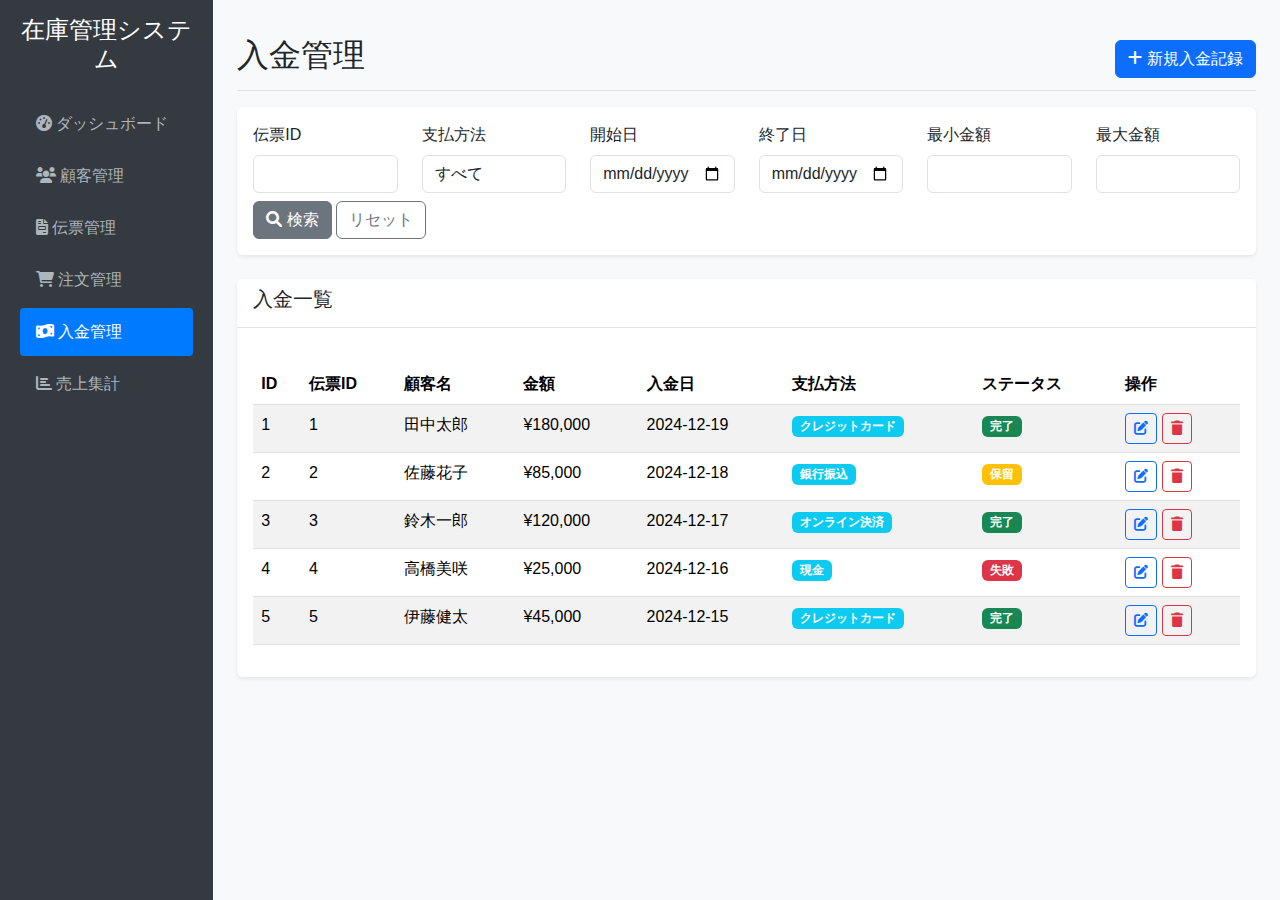
<file: demo/payments.html>
<!DOCTYPE html>
<html lang="ja">
<head>
    <meta charset="UTF-8">
    <meta name="viewport" content="width=device-width, initial-scale=1.0">
    <title>入金管理 - 在庫管理システム</title>
    <link href="https://cdn.jsdelivr.net/npm/bootstrap@5.1.3/dist/css/bootstrap.min.css" rel="stylesheet">
    <link href="https://cdnjs.cloudflare.com/ajax/libs/font-awesome/6.0.0/css/all.min.css" rel="stylesheet">
    <link href="style.css" rel="stylesheet">
</head>
<body>
    <div class="container-fluid">
        <div class="row">
            <!-- サイドバー -->
            <nav class="col-md-3 col-lg-2 d-md-block sidebar">
                <div class="position-sticky pt-3">
                    <div class="text-center mb-4">
                        <h4 class="text-white">在庫管理システム</h4>
                    </div>
                    <ul class="nav flex-column">
                        <li class="nav-item">
                            <a class="nav-link" href="dashboard.html">
                                <i class="fas fa-tachometer-alt"></i> ダッシュボード
                            </a>
                        </li>
                        <li class="nav-item">
                            <a class="nav-link" href="customers.html">
                                <i class="fas fa-users"></i> 顧客管理
                            </a>
                        </li>
                        <li class="nav-item">
                            <a class="nav-link" href="invoices.html">
                                <i class="fas fa-file-invoice"></i> 伝票管理
                            </a>
                        </li>
                        <li class="nav-item">
                            <a class="nav-link" href="orders.html">
                                <i class="fas fa-shopping-cart"></i> 注文管理
                            </a>
                        </li>
                        <li class="nav-item">
                            <a class="nav-link active" href="payments.html">
                                <i class="fas fa-money-bill-wave"></i> 入金管理
                            </a>
                        </li>
                        <li class="nav-item">
                            <a class="nav-link" href="sales.html">
                                <i class="fas fa-chart-bar"></i> 売上集計
                            </a>
                        </li>
                    </ul>
                </div>
            </nav>

            <!-- メインコンテンツ -->
            <main class="col-md-9 ms-sm-auto col-lg-10 px-md-4 main-content">
                <div class="d-flex justify-content-between flex-wrap flex-md-nowrap align-items-center pt-3 pb-2 mb-3 border-bottom">
                    <h1 class="h2">入金管理</h1>
                    <div class="btn-toolbar mb-2 mb-md-0">
                        <button type="button" class="btn btn-primary" data-bs-toggle="modal" data-bs-target="#addPaymentModal">
                            <i class="fas fa-plus"></i> 新規入金記録
                        </button>
                    </div>
                </div>

                <!-- 検索フォーム -->
                <div class="card mb-4">
                    <div class="card-body">
                        <form method="GET" action="">
                            <div class="row">
                                <div class="col-md-2">
                                    <label class="form-label">伝票ID</label>
                                    <input type="number" class="form-control" name="invoice_id" value="">
                                </div>
                                <div class="col-md-2">
                                    <label class="form-label">支払方法</label>
                                    <select class="form-control" name="payment_method">
                                        <option value="">すべて</option>
                                        <option value="cash">現金</option>
                                        <option value="credit_card">クレジットカード</option>
                                        <option value="bank_transfer">銀行振込</option>
                                        <option value="online">オンライン決済</option>
                                    </select>
                                </div>
                                <div class="col-md-2">
                                    <label class="form-label">開始日</label>
                                    <input type="date" class="form-control" name="start_date" value="">
                                </div>
                                <div class="col-md-2">
                                    <label class="form-label">終了日</label>
                                    <input type="date" class="form-control" name="end_date" value="">
                                </div>
                                <div class="col-md-2">
                                    <label class="form-label">最小金額</label>
                                    <input type="number" class="form-control" name="min_amount" value="">
                                </div>
                                <div class="col-md-2">
                                    <label class="form-label">最大金額</label>
                                    <input type="number" class="form-control" name="max_amount" value="">
                                </div>
                                <div class="col-12 mt-2">
                                    <button type="submit" class="btn btn-secondary">
                                        <i class="fas fa-search"></i> 検索
                                    </button>
                                    <a href="payments.html" class="btn btn-outline-secondary">リセット</a>
                                </div>
                            </div>
                        </form>
                    </div>
                </div>

                <!-- 入金一覧 -->
                <div class="card">
                    <div class="card-header">
                        <h5>入金一覧</h5>
                    </div>
                    <div class="card-body">
                        <div class="table-responsive">
                            <table class="table table-striped">
                                <thead>
                                    <tr>
                                        <th>ID</th>
                                        <th>伝票ID</th>
                                        <th>顧客名</th>
                                        <th>金額</th>
                                        <th>入金日</th>
                                        <th>支払方法</th>
                                        <th>ステータス</th>
                                        <th>操作</th>
                                    </tr>
                                </thead>
                                <tbody>
                                    <tr>
                                        <td>1</td>
                                        <td>1</td>
                                        <td>田中太郎</td>
                                        <td>¥180,000</td>
                                        <td>2024-12-19</td>
                                        <td>
                                            <span class="badge bg-info">クレジットカード</span>
                                        </td>
                                        <td>
                                            <span class="badge bg-success">完了</span>
                                        </td>
                                        <td>
                                            <button class="btn btn-sm btn-outline-primary" onclick="editItem(1, '入金')">
                                                <i class="fas fa-edit"></i>
                                            </button>
                                            <button class="btn btn-sm btn-outline-danger" onclick="deleteItem(1, '入金')">
                                                <i class="fas fa-trash"></i>
                                            </button>
                                        </td>
                                    </tr>
                                    <tr>
                                        <td>2</td>
                                        <td>2</td>
                                        <td>佐藤花子</td>
                                        <td>¥85,000</td>
                                        <td>2024-12-18</td>
                                        <td>
                                            <span class="badge bg-info">銀行振込</span>
                                        </td>
                                        <td>
                                            <span class="badge bg-warning">保留</span>
                                        </td>
                                        <td>
                                            <button class="btn btn-sm btn-outline-primary" onclick="editItem(2, '入金')">
                                                <i class="fas fa-edit"></i>
                                            </button>
                                            <button class="btn btn-sm btn-outline-danger" onclick="deleteItem(2, '入金')">
                                                <i class="fas fa-trash"></i>
                                            </button>
                                        </td>
                                    </tr>
                                    <tr>
                                        <td>3</td>
                                        <td>3</td>
                                        <td>鈴木一郎</td>
                                        <td>¥120,000</td>
                                        <td>2024-12-17</td>
                                        <td>
                                            <span class="badge bg-info">オンライン決済</span>
                                        </td>
                                        <td>
                                            <span class="badge bg-success">完了</span>
                                        </td>
                                        <td>
                                            <button class="btn btn-sm btn-outline-primary" onclick="editItem(3, '入金')">
                                                <i class="fas fa-edit"></i>
                                            </button>
                                            <button class="btn btn-sm btn-outline-danger" onclick="deleteItem(3, '入金')">
                                                <i class="fas fa-trash"></i>
                                            </button>
                                        </td>
                                    </tr>
                                    <tr>
                                        <td>4</td>
                                        <td>4</td>
                                        <td>高橋美咲</td>
                                        <td>¥25,000</td>
                                        <td>2024-12-16</td>
                                        <td>
                                            <span class="badge bg-info">現金</span>
                                        </td>
                                        <td>
                                            <span class="badge bg-danger">失敗</span>
                                        </td>
                                        <td>
                                            <button class="btn btn-sm btn-outline-primary" onclick="editItem(4, '入金')">
                                                <i class="fas fa-edit"></i>
                                            </button>
                                            <button class="btn btn-sm btn-outline-danger" onclick="deleteItem(4, '入金')">
                                                <i class="fas fa-trash"></i>
                                            </button>
                                        </td>
                                    </tr>
                                    <tr>
                                        <td>5</td>
                                        <td>5</td>
                                        <td>伊藤健太</td>
                                        <td>¥45,000</td>
                                        <td>2024-12-15</td>
                                        <td>
                                            <span class="badge bg-info">クレジットカード</span>
                                        </td>
                                        <td>
                                            <span class="badge bg-success">完了</span>
                                        </td>
                                        <td>
                                            <button class="btn btn-sm btn-outline-primary" onclick="editItem(5, '入金')">
                                                <i class="fas fa-edit"></i>
                                            </button>
                                            <button class="btn btn-sm btn-outline-danger" onclick="deleteItem(5, '入金')">
                                                <i class="fas fa-trash"></i>
                                            </button>
                                        </td>
                                    </tr>
                                </tbody>
                            </table>
                        </div>
                    </div>
                </div>

                <!-- 新規入金記録モーダル -->
                <div class="modal fade" id="addPaymentModal" tabindex="-1">
                    <div class="modal-dialog">
                        <div class="modal-content">
                            <div class="modal-header">
                                <h5 class="modal-title">新規入金記録</h5>
                                <button type="button" class="btn-close" data-bs-dismiss="modal"></button>
                            </div>
                            <form id="addPaymentForm">
                                <div class="modal-body">
                                    <div class="mb-3">
                                        <label for="invoice_id" class="form-label">伝票ID *</label>
                                        <input type="number" class="form-control" id="invoice_id" name="invoice_id" required>
                                    </div>
                                    <div class="mb-3">
                                        <label for="amount" class="form-label">金額 *</label>
                                        <input type="number" step="0.01" class="form-control" id="amount" name="amount" required>
                                    </div>
                                    <div class="mb-3">
                                        <label for="payment_date" class="form-label">入金日 *</label>
                                        <input type="date" class="form-control" id="payment_date" name="payment_date" required>
                                    </div>
                                    <div class="mb-3">
                                        <label for="payment_method" class="form-label">支払方法 *</label>
                                        <select class="form-control" id="payment_method" name="payment_method" required>
                                            <option value="cash">現金</option>
                                            <option value="credit_card">クレジットカード</option>
                                            <option value="bank_transfer">銀行振込</option>
                                            <option value="online">オンライン決済</option>
                                        </select>
                                    </div>
                                    <div class="mb-3">
                                        <label for="status" class="form-label">ステータス *</label>
                                        <select class="form-control" id="status" name="status" required>
                                            <option value="pending">保留</option>
                                            <option value="completed">完了</option>
                                            <option value="failed">失敗</option>
                                        </select>
                                    </div>
                                </div>
                                <div class="modal-footer">
                                    <button type="button" class="btn btn-secondary" data-bs-dismiss="modal">キャンセル</button>
                                    <button type="submit" class="btn btn-primary">記録</button>
                                </div>
                            </form>
                        </div>
                    </div>
                </div>

                <!-- 入金編集モーダル -->
                <div class="modal fade" id="editPaymentModal" tabindex="-1">
                    <div class="modal-dialog">
                        <div class="modal-content">
                            <div class="modal-header">
                                <h5 class="modal-title">入金編集</h5>
                                <button type="button" class="btn-close" data-bs-dismiss="modal"></button>
                            </div>
                            <form id="editPaymentForm">
                                <input type="hidden" id="edit_id" name="id">
                                <div class="modal-body">
                                    <div class="mb-3">
                                        <label for="edit_invoice_id" class="form-label">伝票ID *</label>
                                        <input type="number" class="form-control" id="edit_invoice_id" name="invoice_id" required>
                                    </div>
                                    <div class="mb-3">
                                        <label for="edit_amount" class="form-label">金額 *</label>
                                        <input type="number" step="0.01" class="form-control" id="edit_amount" name="amount" required>
                                    </div>
                                    <div class="mb-3">
                                        <label for="edit_payment_date" class="form-label">入金日 *</label>
                                        <input type="date" class="form-control" id="edit_payment_date" name="payment_date" required>
                                    </div>
                                    <div class="mb-3">
                                        <label for="edit_payment_method" class="form-label">支払方法 *</label>
                                        <select class="form-control" id="edit_payment_method" name="payment_method" required>
                                            <option value="cash">現金</option>
                                            <option value="credit_card">クレジットカード</option>
                                            <option value="bank_transfer">銀行振込</option>
                                            <option value="online">オンライン決済</option>
                                        </select>
                                    </div>
                                    <div class="mb-3">
                                        <label for="edit_status" class="form-label">ステータス *</label>
                                        <select class="form-control" id="edit_status" name="status" required>
                                            <option value="pending">保留</option>
                                            <option value="completed">完了</option>
                                            <option value="failed">失敗</option>
                                        </select>
                                    </div>
                                </div>
                                <div class="modal-footer">
                                    <button type="button" class="btn btn-secondary" data-bs-dismiss="modal">キャンセル</button>
                                    <button type="submit" class="btn btn-primary">更新</button>
                                </div>
                            </form>
                        </div>
                    </div>
                </div>
            </main>
        </div>
    </div>

    <script src="https://cdn.jsdelivr.net/npm/bootstrap@5.1.3/dist/js/bootstrap.bundle.min.js"></script>
    <script src="script.js"></script>
</body>
</html>
</file>
<file: demo/style.css>
/* デモ用スタイル */
body {
    font-family: 'Segoe UI', Tahoma, Geneva, Verdana, sans-serif;
    background-color: #f8f9fa;
}

.sidebar {
    min-height: 100vh;
    background-color: #343a40;
    position: fixed;
    top: 0;
    left: 0;
    z-index: 1000;
}

.sidebar .nav-link {
    color: #adb5bd;
    padding: 0.75rem 1rem;
    border-radius: 0.25rem;
    margin: 0.125rem 0.5rem;
}

.sidebar .nav-link:hover {
    color: #fff;
    background-color: #495057;
}

.sidebar .nav-link.active {
    color: #fff;
    background-color: #007bff;
}

.main-content {
    margin-left: 250px;
    padding: 20px;
}

.card {
    border: none;
    box-shadow: 0 0.125rem 0.25rem rgba(0, 0, 0, 0.075);
    margin-bottom: 20px;
}

.card-header {
    background-color: #fff;
    border-bottom: 1px solid #dee2e6;
    font-weight: 600;
}

.table-responsive {
    margin-top: 20px;
}

.btn-toolbar {
    gap: 0.5rem;
}

.badge {
    font-size: 0.75em;
}

.display-6 {
    font-size: 2.5rem;
    font-weight: 300;
    line-height: 1.2;
}

.alert {
    border-radius: 0.375rem;
}

.modal-content {
    border: none;
    box-shadow: 0 0.5rem 1rem rgba(0, 0, 0, 0.15);
}

.form-control:focus {
    border-color: #007bff;
    box-shadow: 0 0 0 0.2rem rgba(0, 123, 255, 0.25);
}

/* レスポンシブ対応 */
@media (max-width: 768px) {
    .sidebar {
        position: static;
        min-height: auto;
    }
    
    .main-content {
        margin-left: 0;
    }
}

/* アニメーション */
.fade-in {
    animation: fadeIn 0.5s ease-in;
}

@keyframes fadeIn {
    from { opacity: 0; transform: translateY(20px); }
    to { opacity: 1; transform: translateY(0); }
}

/* カスタムカラー */
.bg-custom-primary {
    background-color: #007bff !important;
}

.bg-custom-success {
    background-color: #28a745 !important;
}

.bg-custom-warning {
    background-color: #ffc107 !important;
}

.bg-custom-info {
    background-color: #17a2b8 !important;
}

.bg-custom-danger {
    background-color: #dc3545 !important;
}
</file>
